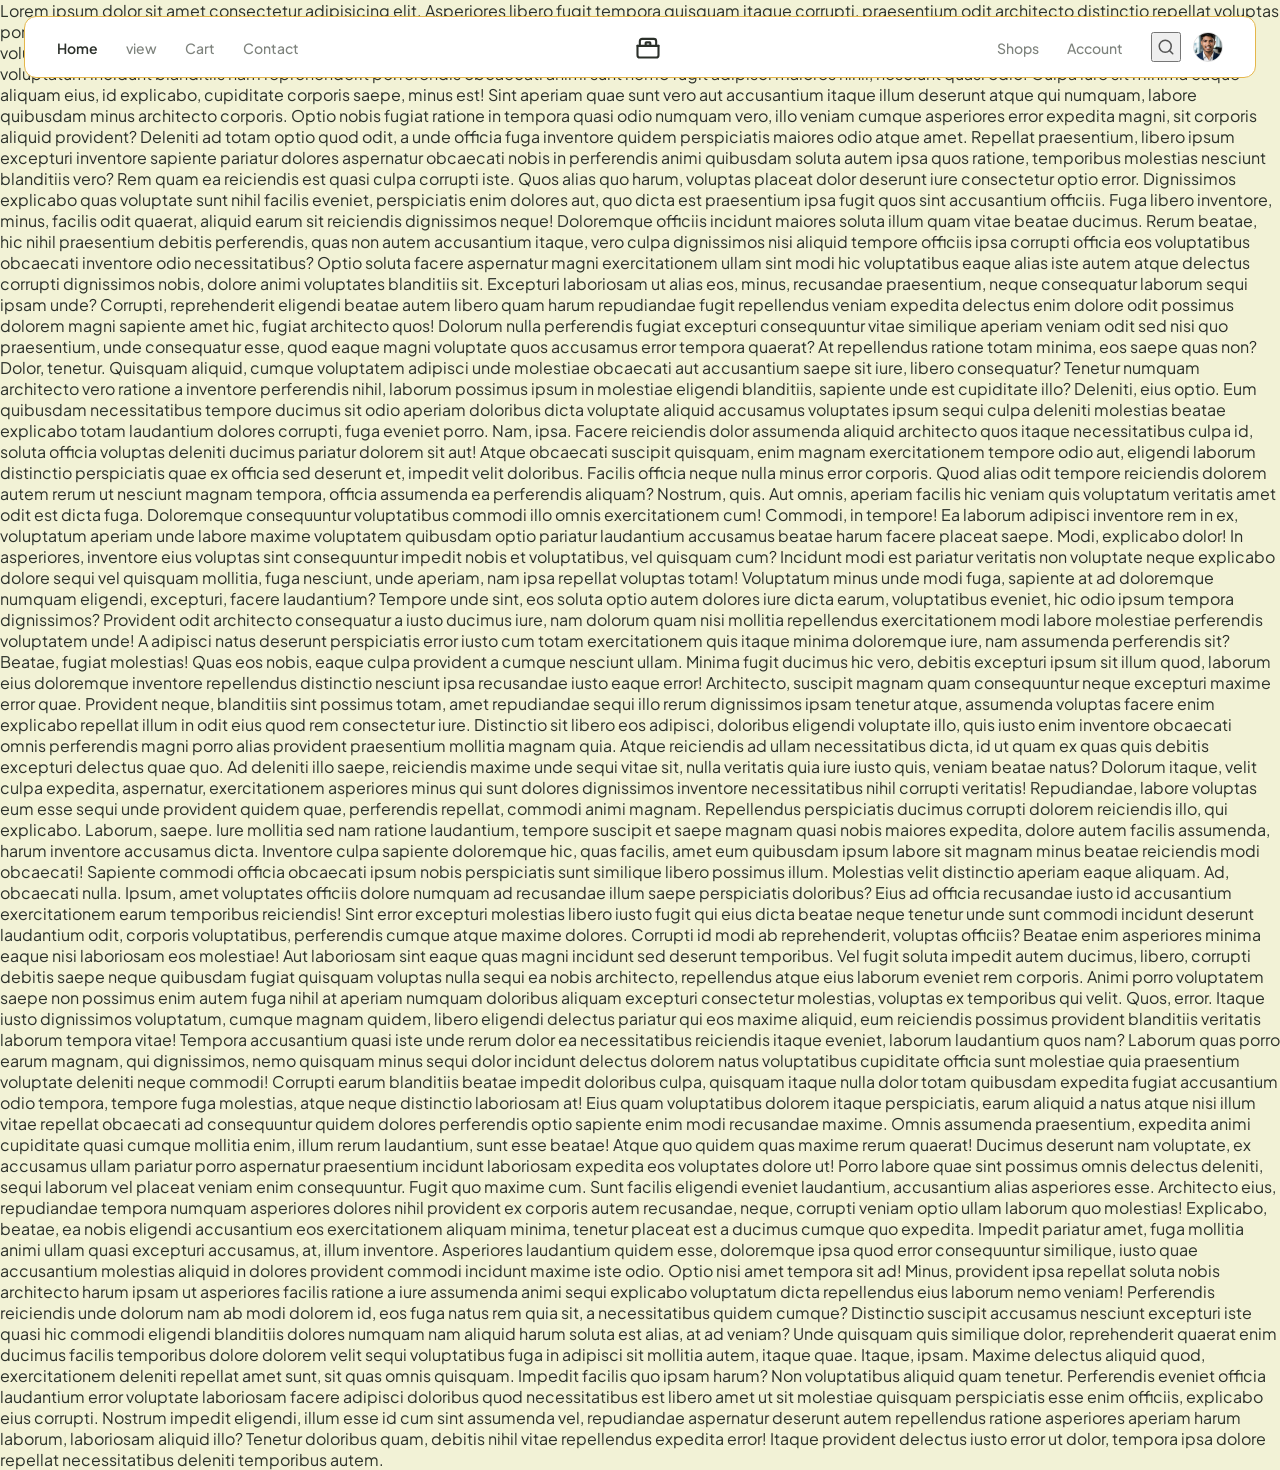
<file: index.html>
<!DOCTYPE html>
<html lang="en">
<head>
  <meta charset="UTF-8">
  <meta name="viewport" content="width=device-width, initial-scale=1.0">
  <title>Furniture Home - Embrace Peaceful Oasis</title>
  <!-- Google Fonts for Typography -->
  <link rel="preconnect" href="https://fonts.googleapis.com">
  <link rel="preconnect" href="https://fonts.gstatic.com" crossorigin>
  <link href="https://fonts.googleapis.com/css2?family=Playfair+Display:ital,wght@0,400;0,600;1,400&family=Plus+Jakarta+Sans:wght@400;500;600&display=swap" rel="stylesheet">
  <!-- CSS Stylesheet -->
  <link rel="stylesheet" href="index.css">
</head>
<body>

  <!-- Navigation Bar -->
  <header class="navbar-container">
    <nav class="navbar">
      
      <ul class="nav-links left-links">
        <li><a href="#" class="active">Home</a></li>
        <li><a href="index1.html">view</a></li>
        <li><a href="#">Cart</a></li>
        <li><a href="#">Contact</a></li>
      </ul>

     
      <div class="logo">
        <svg width="28" height="28" viewBox="0 0 24 24" fill="none" stroke="currentColor" stroke-width="1.8" stroke-linecap="round" stroke-linejoin="round">
          <path d="M3 11V19C3 20.1046 3.89543 21 5 21H19C20.1046 21 21 20.1046 21 19V11"/>
          <path d="M5 11V7C5 5.89543 5.89543 5 7 5H17C18.1046 5 19 5.89543 19 7V11"/>
          <path d="M3 11H21"/>
          <rect x="10" y="8" width="4" height="3" rx="0.5"/>
        </svg>
      </div>

      
      <div class="right-menu">
        <ul class="nav-links right-links">
          <li><a href="#">Shops</a></li>
          <li><a href="#">Account</a></li>
        </ul>
        <div class="nav-icons">
          <!-- Search Icon -->
          <button class="icon-btn" aria-label="Search">
            <svg width="18" height="18" viewBox="0 0 24 24" fill="none" stroke="currentColor" stroke-width="2" stroke-linecap="round" stroke-linejoin="round">
              <circle cx="11" cy="11" r="8"></circle>
              <line x1="21" y1="21" x2="16.65" y2="16.65"></line>
            </svg>
          </button>
          <!-- User Avatar -->
          <div class="avatar">
            <img src="my profile image.jpg" alt="User Profile">
          </div>
        </div>
      </div>
    </nav>
  </header>
  <div class="para">
    <p>Lorem ipsum dolor sit amet consectetur adipisicing elit. Asperiores libero fugit tempora quisquam itaque corrupti, praesentium odit architecto distinctio repellat voluptas porro doloremque sint dignissimos cumque esse ipsa voluptatibus quidem! Voluptatibus minima modi tempore quas blanditiis nemo veritatis aut ea dolore ducimus voluptate, odit magni recusandae doloribus, sapiente nam? Porro vero eius quasi minima, explicabo, eaque, distinctio ex tenetur adipisci quod cumque? Doloribus voluptatum incidunt blanditiis nam reprehenderit perferendis obcaecati animi sunt nemo fugit adipisci maiores nihil, nesciunt quasi odio. Culpa iure sit minima eaque aliquam eius, id explicabo, cupiditate corporis saepe, minus est! Sint aperiam quae sunt vero aut accusantium itaque illum deserunt atque qui numquam, labore quibusdam minus architecto corporis. Optio nobis fugiat ratione in tempora quasi odio numquam vero, illo veniam cumque asperiores error expedita magni, sit corporis aliquid provident? Deleniti ad totam optio quod odit, a unde officia fuga inventore quidem perspiciatis maiores odio atque amet. Repellat praesentium, libero ipsum excepturi inventore sapiente pariatur dolores aspernatur obcaecati nobis in perferendis animi quibusdam soluta autem ipsa quos ratione, temporibus molestias nesciunt blanditiis vero? Rem quam ea reiciendis est quasi culpa corrupti iste. Quos alias quo harum, voluptas placeat dolor deserunt iure consectetur optio error. Dignissimos explicabo quas voluptate sunt nihil facilis eveniet, perspiciatis enim dolores aut, quo dicta est praesentium ipsa fugit quos sint accusantium officiis. Fuga libero inventore, minus, facilis odit quaerat, aliquid earum sit reiciendis dignissimos neque! Doloremque officiis incidunt maiores soluta illum quam vitae beatae ducimus. Rerum beatae, hic nihil praesentium debitis perferendis, quas non autem accusantium itaque, vero culpa dignissimos nisi aliquid tempore officiis ipsa corrupti officia eos voluptatibus obcaecati inventore odio necessitatibus? Optio soluta facere aspernatur magni exercitationem ullam sint modi hic voluptatibus eaque alias iste autem atque delectus corrupti dignissimos nobis, dolore animi voluptates blanditiis sit. Excepturi laboriosam ut alias eos, minus, recusandae praesentium, neque consequatur laborum sequi ipsam unde? Corrupti, reprehenderit eligendi beatae autem libero quam harum repudiandae fugit repellendus veniam expedita delectus enim dolore odit possimus dolorem magni sapiente amet hic, fugiat architecto quos! Dolorum nulla perferendis fugiat excepturi consequuntur vitae similique aperiam veniam odit sed nisi quo praesentium, unde consequatur esse, quod eaque magni voluptate quos accusamus error tempora quaerat? At repellendus ratione totam minima, eos saepe quas non? Dolor, tenetur. Quisquam aliquid, cumque voluptatem adipisci unde molestiae obcaecati aut accusantium saepe sit iure, libero consequatur? Tenetur numquam architecto vero ratione a inventore perferendis nihil, laborum possimus ipsum in molestiae eligendi blanditiis, sapiente unde est cupiditate illo? Deleniti, eius optio. Eum quibusdam necessitatibus tempore ducimus sit odio aperiam doloribus dicta voluptate aliquid accusamus voluptates ipsum sequi culpa deleniti molestias beatae explicabo totam laudantium dolores corrupti, fuga eveniet porro. Nam, ipsa. Facere reiciendis dolor assumenda aliquid architecto quos itaque necessitatibus culpa id, soluta officia voluptas deleniti ducimus pariatur dolorem sit aut! Atque obcaecati suscipit quisquam, enim magnam exercitationem tempore odio aut, eligendi laborum distinctio perspiciatis quae ex officia sed deserunt et, impedit velit doloribus. Facilis officia neque nulla minus error corporis. Quod alias odit tempore reiciendis dolorem autem rerum ut nesciunt magnam tempora, officia assumenda ea perferendis aliquam? Nostrum, quis. Aut omnis, aperiam facilis hic veniam quis voluptatum veritatis amet odit est dicta fuga. Doloremque consequuntur voluptatibus commodi illo omnis exercitationem cum! Commodi, in tempore! Ea laborum adipisci inventore rem in ex, voluptatum aperiam unde labore maxime voluptatem quibusdam optio pariatur laudantium accusamus beatae harum facere placeat saepe. Modi, explicabo dolor! In asperiores, inventore eius voluptas sint consequuntur impedit nobis et voluptatibus, vel quisquam cum? Incidunt modi est pariatur veritatis non voluptate neque explicabo dolore sequi vel quisquam mollitia, fuga nesciunt, unde aperiam, nam ipsa repellat voluptas totam! Voluptatum minus unde modi fuga, sapiente at ad doloremque numquam eligendi, excepturi, facere laudantium? Tempore unde sint, eos soluta optio autem dolores iure dicta earum, voluptatibus eveniet, hic odio ipsum tempora dignissimos? Provident odit architecto consequatur a iusto ducimus iure, nam dolorum quam nisi mollitia repellendus exercitationem modi labore molestiae perferendis voluptatem unde! A adipisci natus deserunt perspiciatis error iusto cum totam exercitationem quis itaque minima doloremque iure, nam assumenda perferendis sit? Beatae, fugiat molestias! Quas eos nobis, eaque culpa provident a cumque nesciunt ullam. Minima fugit ducimus hic vero, debitis excepturi ipsum sit illum quod, laborum eius doloremque inventore repellendus distinctio nesciunt ipsa recusandae iusto eaque error! Architecto, suscipit magnam quam consequuntur neque excepturi maxime error quae. Provident neque, blanditiis sint possimus totam, amet repudiandae sequi illo rerum dignissimos ipsam tenetur atque, assumenda voluptas facere enim explicabo repellat illum in odit eius quod rem consectetur iure. Distinctio sit libero eos adipisci, doloribus eligendi voluptate illo, quis iusto enim inventore obcaecati omnis perferendis magni porro alias provident praesentium mollitia magnam quia. Atque reiciendis ad ullam necessitatibus dicta, id ut quam ex quas quis debitis excepturi delectus quae quo. Ad deleniti illo saepe, reiciendis maxime unde sequi vitae sit, nulla veritatis quia iure iusto quis, veniam beatae natus? Dolorum itaque, velit culpa expedita, aspernatur, exercitationem asperiores minus qui sunt dolores dignissimos inventore necessitatibus nihil corrupti veritatis! Repudiandae, labore voluptas eum esse sequi unde provident quidem quae, perferendis repellat, commodi animi magnam. Repellendus perspiciatis ducimus corrupti dolorem reiciendis illo, qui explicabo. Laborum, saepe. Iure mollitia sed nam ratione laudantium, tempore suscipit et saepe magnam quasi nobis maiores expedita, dolore autem facilis assumenda, harum inventore accusamus dicta. Inventore culpa sapiente doloremque hic, quas facilis, amet eum quibusdam ipsum labore sit magnam minus beatae reiciendis modi obcaecati! Sapiente commodi officia obcaecati ipsum nobis perspiciatis sunt similique libero possimus illum. Molestias velit distinctio aperiam eaque aliquam. Ad, obcaecati nulla. Ipsum, amet voluptates officiis dolore numquam ad recusandae illum saepe perspiciatis doloribus? Eius ad officia recusandae iusto id accusantium exercitationem earum temporibus reiciendis! Sint error excepturi molestias libero iusto fugit qui eius dicta beatae neque tenetur unde sunt commodi incidunt deserunt laudantium odit, corporis voluptatibus, perferendis cumque atque maxime dolores. Corrupti id modi ab reprehenderit, voluptas officiis? Beatae enim asperiores minima eaque nisi laboriosam eos molestiae! Aut laboriosam sint eaque quas magni incidunt sed deserunt temporibus. Vel fugit soluta impedit autem ducimus, libero, corrupti debitis saepe neque quibusdam fugiat quisquam voluptas nulla sequi ea nobis architecto, repellendus atque eius laborum eveniet rem corporis. Animi porro voluptatem saepe non possimus enim autem fuga nihil at aperiam numquam doloribus aliquam excepturi consectetur molestias, voluptas ex temporibus qui velit. Quos, error. Itaque iusto dignissimos voluptatum, cumque magnam quidem, libero eligendi delectus pariatur qui eos maxime aliquid, eum reiciendis possimus provident blanditiis veritatis laborum tempora vitae! Tempora accusantium quasi iste unde rerum dolor ea necessitatibus reiciendis itaque eveniet, laborum laudantium quos nam? Laborum quas porro earum magnam, qui dignissimos, nemo quisquam minus sequi dolor incidunt delectus dolorem natus voluptatibus cupiditate officia sunt molestiae quia praesentium voluptate deleniti neque commodi! Corrupti earum blanditiis beatae impedit doloribus culpa, quisquam itaque nulla dolor totam quibusdam expedita fugiat accusantium odio tempora, tempore fuga molestias, atque neque distinctio laboriosam at! Eius quam voluptatibus dolorem itaque perspiciatis, earum aliquid a natus atque nisi illum vitae repellat obcaecati ad consequuntur quidem dolores perferendis optio sapiente enim modi recusandae maxime. Omnis assumenda praesentium, expedita animi cupiditate quasi cumque mollitia enim, illum rerum laudantium, sunt esse beatae! Atque quo quidem quas maxime rerum quaerat! Ducimus deserunt nam voluptate, ex accusamus ullam pariatur porro aspernatur praesentium incidunt laboriosam expedita eos voluptates dolore ut! Porro labore quae sint possimus omnis delectus deleniti, sequi laborum vel placeat veniam enim consequuntur. Fugit quo maxime cum. Sunt facilis eligendi eveniet laudantium, accusantium alias asperiores esse. Architecto eius, repudiandae tempora numquam asperiores dolores nihil provident ex corporis autem recusandae, neque, corrupti veniam optio ullam laborum quo molestias! Explicabo, beatae, ea nobis eligendi accusantium eos exercitationem aliquam minima, tenetur placeat est a ducimus cumque quo expedita. Impedit pariatur amet, fuga mollitia animi ullam quasi excepturi accusamus, at, illum inventore. Asperiores laudantium quidem esse, doloremque ipsa quod error consequuntur similique, iusto quae accusantium molestias aliquid in dolores provident commodi incidunt maxime iste odio. Optio nisi amet tempora sit ad! Minus, provident ipsa repellat soluta nobis architecto harum ipsam ut asperiores facilis ratione a iure assumenda animi sequi explicabo voluptatum dicta repellendus eius laborum nemo veniam! Perferendis reiciendis unde dolorum nam ab modi dolorem id, eos fuga natus rem quia sit, a necessitatibus quidem cumque? Distinctio suscipit accusamus nesciunt excepturi iste quasi hic commodi eligendi blanditiis dolores numquam nam aliquid harum soluta est alias, at ad veniam? Unde quisquam quis similique dolor, reprehenderit quaerat enim ducimus facilis temporibus dolore dolorem velit sequi voluptatibus fuga in adipisci sit mollitia autem, itaque quae. Itaque, ipsam. Maxime delectus aliquid quod, exercitationem deleniti repellat amet sunt, sit quas omnis quisquam. Impedit facilis quo ipsam harum? Non voluptatibus aliquid quam tenetur. Perferendis eveniet officia laudantium error voluptate laboriosam facere adipisci doloribus quod necessitatibus est libero amet ut sit molestiae quisquam perspiciatis esse enim officiis, explicabo eius corrupti. Nostrum impedit eligendi, illum esse id cum sint assumenda vel, repudiandae aspernatur deserunt autem repellendus ratione asperiores aperiam harum laborum, laboriosam aliquid illo? Tenetur doloribus quam, debitis nihil vitae repellendus expedita error! Itaque provident delectus iusto error ut dolor, tempora ipsa dolore repellat necessitatibus deleniti temporibus autem.</p>
  </div>


</body>
</html>
</file>
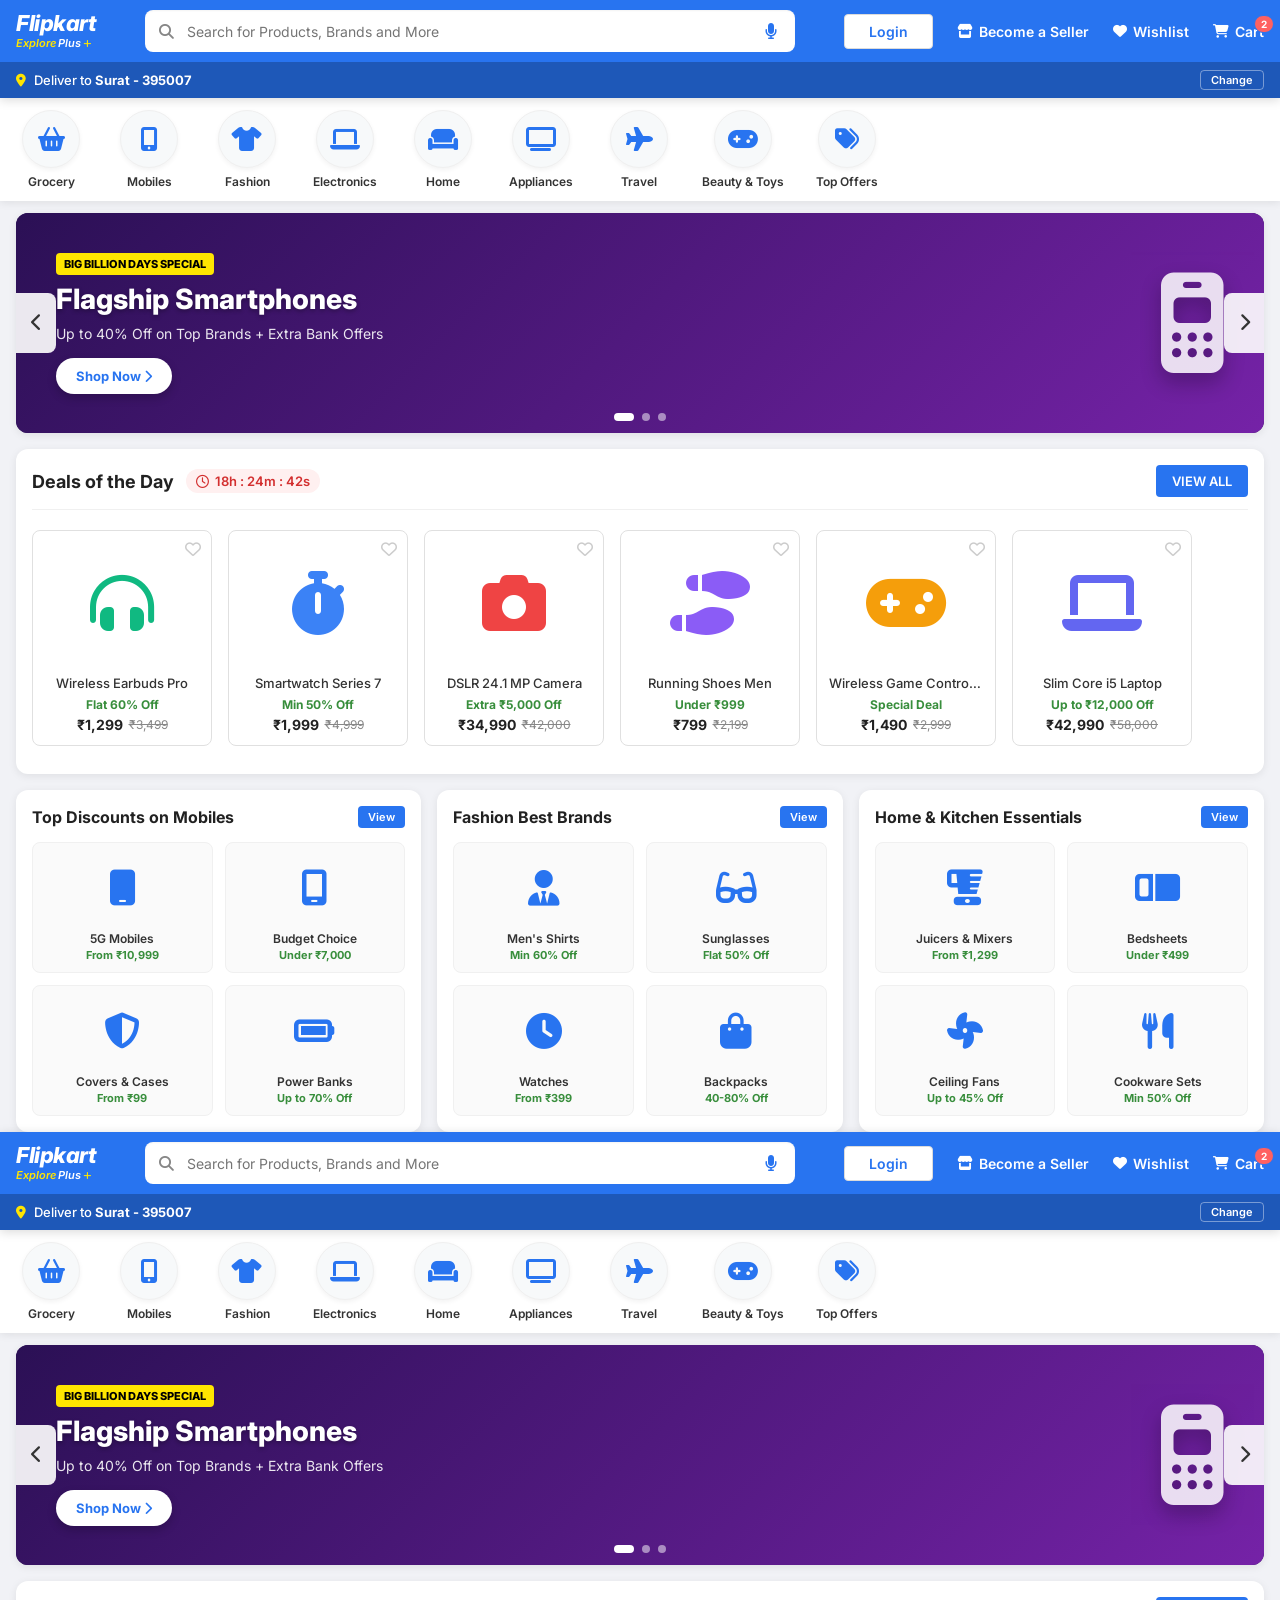
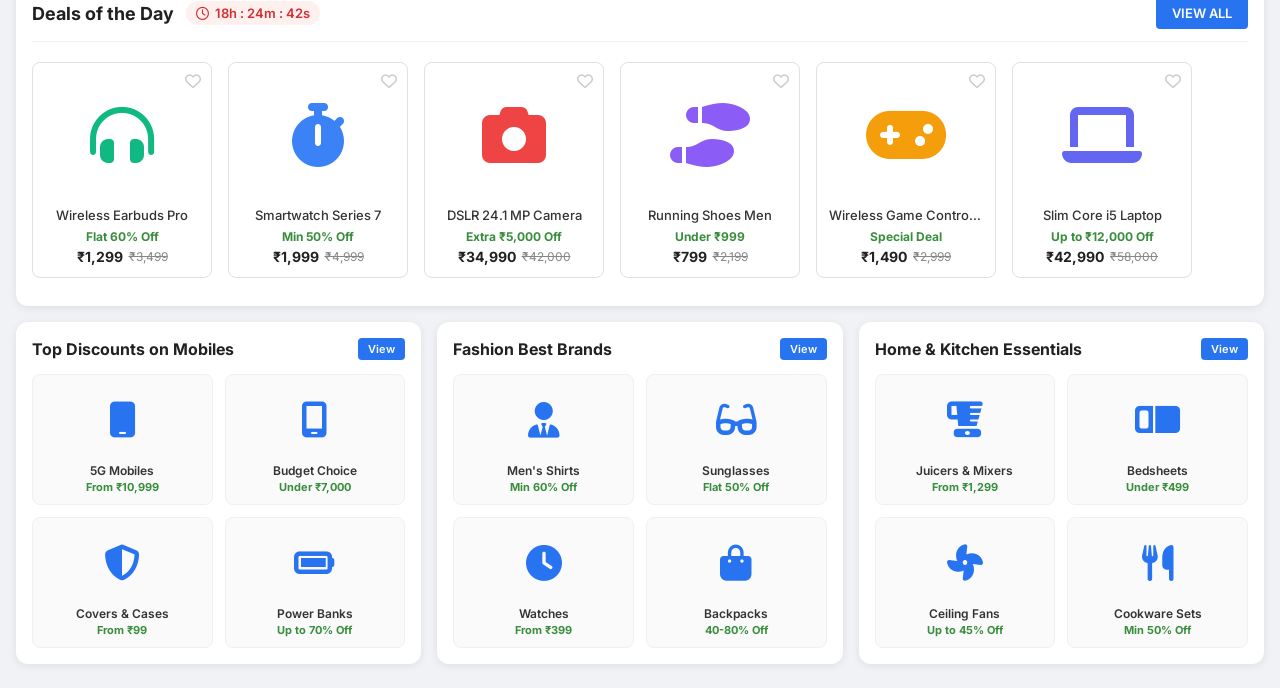
<file: index1.html>
<!DOCTYPE html>
<html lang="en">
<head>
    <meta charset="UTF-8">
    <meta name="viewport" content="width=device-width, initial-scale=1.0">
    <title>Document</title>
</head>
<body>
    <!DOCTYPE html>
<html lang="en">
<head>
    <meta charset="UTF-8">
    <meta name="viewport" content="width=device-width, initial-scale=1.0">
    <title>Flipkart - Online Shopping India</title>
    <!-- Font Awesome Icons -->
    <link rel="stylesheet" href="https://cdnjs.cloudflare.com/ajax/libs/font-awesome/6.4.0/css/all.min.css">
    <!-- Google Font (Inter) -->
    <link rel="preconnect" href="https://fonts.googleapis.com">
    <link rel="preconnect" href="https://fonts.gstatic.com" crossorigin>
    <link href="https://fonts.googleapis.com/css2?family=Inter:wght@300;400;500;600;700&display=swap" rel="stylesheet">

    <style>
        :root {
            --fk-blue: #2874f0;
            --fk-yellow: #ffe500;
            --fk-dark-blue: #1e58b8;
            --fk-bg: #f1f2f6;
            --fk-text-main: #212121;
            --fk-text-muted: #878787;
            --fk-green: #388e3c;
            --fk-card-shadow: 0 2px 8px rgba(0, 0, 0, 0.08);
            --radius-sm: 8px;
            --radius-md: 12px;
            --radius-lg: 16px;
        }

        * {
            margin: 0;
            padding: 0;
            box-sizing: border-box;
            font-family: 'Inter', system-ui, -apple-system, sans-serif;
            -webkit-tap-highlight-color: transparent;
        }

        body {
            background-color: var(--fk-bg);
            color: var(--fk-text-main);
            padding-bottom: 70px; /* Space for mobile nav */
        }

        /* Custom Scrollbar */
        ::-webkit-scrollbar {
            height: 6px;
            width: 6px;
        }
        ::-webkit-scrollbar-track {
            background: #f1f1f1;
        }
        ::-webkit-scrollbar-thumb {
            background: #ccc;
            border-radius: 10px;
        }
        ::-webkit-scrollbar-thumb:hover {
            background: #999;
        }

        header {
            position: sticky;
            top: 0;
            z-index: 1000;
            background-color: var(--fk-blue);
            box-shadow: 0 2px 10px rgba(0, 0, 0, 0.15);
        }

        .header-main {
            max-width: 1300px;
            margin: 0 auto;
            padding: 10px 16px;
            display: flex;
            align-items: center;
            justify-content: space-between;
            gap: 16px;
        }

        /* Logo */
        .logo-container {
            display: flex;
            flex-direction: column;
            text-decoration: none;
            cursor: pointer;
            flex-shrink: 0;
        }

        .logo-text {
            color: #ffffff;
            font-size: 22px;
            font-weight: 800;
            font-style: italic;
            letter-spacing: -0.5px;
            line-height: 1;
        }

        .logo-sub {
            color: var(--fk-yellow);
            font-size: 11px;
            font-weight: 600;
            font-style: italic;
            margin-top: 2px;
            display: flex;
            align-items: center;
            gap: 2px;
        }

        .logo-sub span {
            color: #fff;
        }

        /* Search Bar */
        .search-container {
            flex-grow: 1;
            max-width: 650px;
            position: relative;
            display: flex;
            align-items: center;
        }

        .search-input {
            width: 100%;
            height: 42px;
            padding: 0 45px 0 42px;
            border-radius: var(--radius-sm);
            border: none;
            font-size: 14px;
            outline: none;
            background: #ffffff;
            box-shadow: inset 0 1px 2px rgba(0,0,0,0.05);
            transition: all 0.2s ease;
        }

        .search-input:focus {
            box-shadow: 0 0 0 2px rgba(255, 229, 0, 0.6);
        }

        .search-icon {
            position: absolute;
            left: 14px;
            color: var(--fk-text-muted);
            font-size: 15px;
            pointer-events: none;
        }

        .mic-icon {
            position: absolute;
            right: 12px;
            color: var(--fk-blue);
            cursor: pointer;
            padding: 6px;
            font-size: 16px;
            border-radius: 50%;
            transition: background 0.2s;
        }

        .mic-icon:hover {
            background: rgba(40, 116, 240, 0.1);
        }

        /* Header Actions (Desktop) */
        .header-actions {
            display: flex;
            align-items: center;
            gap: 24px;
        }

        .action-btn {
            background: #ffffff;
            color: var(--fk-blue);
            font-weight: 600;
            padding: 8px 24px;
            border-radius: 4px;
            text-decoration: none;
            font-size: 14px;
            border: 1px solid #dbdbdb;
            transition: background 0.2s;
            cursor: pointer;
        }

        .action-btn:hover {
            background: #f8f9fa;
        }

        .header-link {
            color: #ffffff;
            text-decoration: none;
            font-size: 14px;
            font-weight: 600;
            display: flex;
            align-items: center;
            gap: 6px;
            position: relative;
            cursor: pointer;
        }

        .badge {
            position: absolute;
            top: -8px;
            right: -10px;
            background-color: #ff6161;
            color: #fff;
            font-size: 10px;
            font-weight: 700;
            border-radius: 10px;
            padding: 2px 6px;
            border: 1px solid var(--fk-blue);
        }

        /* Delivery Address Bar */
        .location-bar {
            background-color: var(--fk-dark-blue);
            color: #ffffff;
            padding: 8px 16px;
            font-size: 13px;
            display: flex;
            align-items: center;
            justify-content: space-between;
        }

        .location-inner {
            max-width: 1300px;
            margin: 0 auto;
            width: 100%;
            display: flex;
            align-items: center;
            gap: 8px;
        }

        .location-inner i {
            color: var(--fk-yellow);
        }

        .location-text {
            font-weight: 500;
            white-space: nowrap;
            overflow: hidden;
            text-overflow: ellipsis;
        }

        .location-bold {
            font-weight: 700;
        }

        .location-change-btn {
            background: transparent;
            border: 1px solid rgba(255, 255, 255, 0.4);
            color: #fff;
            padding: 2px 10px;
            border-radius: 4px;
            font-size: 11px;
            font-weight: 600;
            margin-left: auto;
            cursor: pointer;
            transition: 0.2s;
        }

        .location-change-btn:hover {
            background: rgba(255, 255, 255, 0.15);
        }

        .categories-wrapper {
            background-color: #ffffff;
            box-shadow: var(--fk-card-shadow);
            margin-bottom: 12px;
        }

        .categories-container {
            max-width: 1300px;
            margin: 0 auto;
            display: flex;
            overflow-x: auto;
            padding: 12px 16px;
            gap: 28px;
            scrollbar-width: none; /* Firefox */
        }

        .categories-container::-webkit-scrollbar {
            display: none; /* Chrome, Safari */
        }

        .category-item {
            display: flex;
            flex-direction: column;
            align-items: center;
            text-decoration: none;
            min-width: 70px;
            cursor: pointer;
            transition: transform 0.2s;
        }

        .category-item:hover {
            transform: translateY(-3px);
        }

        .category-icon-bg {
            width: 58px;
            height: 58px;
            border-radius: 50%;
            background: #f7f9fa;
            display: flex;
            align-items: center;
            justify-content: center;
            margin-bottom: 6px;
            box-shadow: 0 2px 5px rgba(0,0,0,0.05);
            border: 1px solid #f0f0f0;
        }

        .category-icon-bg i {
            font-size: 24px;
            color: var(--fk-blue);
        }

        .category-title {
            font-size: 12px;
            font-weight: 600;
            color: #333;
            text-align: center;
            white-space: nowrap;
        }

        .hero-banner-section {
            max-width: 1300px;
            margin: 0 auto 16px auto;
            padding: 0 16px;
            position: relative;
        }

        .carousel-container {
            position: relative;
            border-radius: var(--radius-md);
            overflow: hidden;
            box-shadow: var(--fk-card-shadow);
            background: #2b1055;
            height: 220px;
        }

        .carousel-slide {
            position: absolute;
            inset: 0;
            opacity: 0;
            transition: opacity 0.6s ease-in-out;
            display: flex;
            align-items: center;
            justify-content: space-between;
            padding: 24px 40px;
            background-size: cover;
            background-position: center;
            color: #ffffff;
        }

        .carousel-slide.active {
            opacity: 1;
        }

        .banner-content {
            max-width: 50%;
            z-index: 2;
        }

        .banner-tag {
            display: inline-block;
            background: var(--fk-yellow);
            color: #000;
            font-size: 11px;
            font-weight: 800;
            padding: 4px 8px;
            border-radius: 4px;
            text-transform: uppercase;
            margin-bottom: 8px;
        }

        .banner-title {
            font-size: 28px;
            font-weight: 800;
            line-height: 1.2;
            margin-bottom: 8px;
            text-shadow: 0 2px 4px rgba(0,0,0,0.3);
        }

        .banner-subtitle {
            font-size: 14px;
            opacity: 0.9;
            margin-bottom: 16px;
        }

        .banner-btn {
            display: inline-block;
            background: #ffffff;
            color: var(--fk-blue);
            font-weight: 700;
            padding: 10px 20px;
            border-radius: 20px;
            text-decoration: none;
            font-size: 13px;
            box-shadow: 0 4px 10px rgba(0,0,0,0.2);
            transition: transform 0.2s, background 0.2s;
        }

        .banner-btn:hover {
            transform: scale(1.05);
            background: #fff;
        }

        .banner-image-preview {
            font-size: 100px;
            opacity: 0.85;
            text-shadow: 0 10px 20px rgba(0,0,0,0.3);
        }

        /* Carousel Navigation Buttons */
        .carousel-nav {
            position: absolute;
            top: 50%;
            transform: translateY(-50%);
            width: 40px;
            height: 60px;
            background: rgba(255, 255, 255, 0.9);
            color: #333;
            border: none;
            display: flex;
            align-items: center;
            justify-content: center;
            cursor: pointer;
            font-size: 18px;
            z-index: 10;
            transition: background 0.2s;
        }

        .carousel-nav.prev {
            left: 0;
            border-radius: 0 8px 8px 0;
        }

        .carousel-nav.next {
            right: 0;
            border-radius: 8px 0 0 8px;
        }

        .carousel-nav:hover {
            background: #ffffff;
            color: var(--fk-blue);
        }

        .carousel-dots {
            position: absolute;
            bottom: 12px;
            left: 50%;
            transform: translateX(-50%);
            display: flex;
            gap: 8px;
            z-index: 10;
        }

        .dot {
            width: 8px;
            height: 8px;
            border-radius: 50%;
            background: rgba(255, 255, 255, 0.5);
            cursor: pointer;
            transition: all 0.3s ease;
        }

        .dot.active {
            background: #ffffff;
            width: 20px;
            border-radius: 10px;
        }

        .main-container {
            max-width: 1300px;
            margin: 0 auto;
            padding: 0 16px;
            display: flex;
            flex-direction: column;
            gap: 16px;
        }

        /* Deal Box Component */
        .deals-card {
            background: #ffffff;
            border-radius: var(--radius-md);
            padding: 16px;
            box-shadow: var(--fk-card-shadow);
        }

        .deals-header {
            display: flex;
            align-items: center;
            justify-content: space-between;
            margin-bottom: 16px;
            border-bottom: 1px solid #f0f0f0;
            padding-bottom: 12px;
        }

        .deals-title-group {
            display: flex;
            align-items: center;
            gap: 12px;
        }

        .deals-title {
            font-size: 18px;
            font-weight: 700;
            color: var(--fk-text-main);
        }

        /* Countdown Timer */
        .timer-box {
            display: flex;
            align-items: center;
            gap: 6px;
            background: #fff0f0;
            color: #d32f2f;
            padding: 4px 10px;
            border-radius: 20px;
            font-weight: 600;
            font-size: 13px;
        }

        .view-all-btn {
            background: var(--fk-blue);
            color: #ffffff;
            padding: 8px 16px;
            border-radius: 4px;
            font-size: 13px;
            font-weight: 600;
            text-decoration: none;
            border: none;
            cursor: pointer;
            transition: background 0.2s;
        }

        .view-all-btn:hover {
            background: var(--fk-dark-blue);
        }

        /* Horizontal Scrollable Product List */
        .products-scroll-container {
            display: flex;
            gap: 16px;
            overflow-x: auto;
            padding: 4px 0 12px 0;
            scrollbar-width: thin;
        }

        .product-card {
            min-width: 180px;
            max-width: 180px;
            background: #ffffff;
            border: 1px solid #e0e0e0;
            border-radius: var(--radius-sm);
            padding: 12px;
            display: flex;
            flex-direction: column;
            align-items: center;
            text-decoration: none;
            color: inherit;
            position: relative;
            transition: transform 0.2s, box-shadow 0.2s;
            cursor: pointer;
        }

        .product-card:hover {
            transform: translateY(-4px);
            box-shadow: 0 4px 12px rgba(0,0,0,0.1);
        }

        .wishlist-icon {
            position: absolute;
            top: 10px;
            right: 10px;
            color: #ccc;
            font-size: 16px;
            cursor: pointer;
            transition: color 0.2s;
        }

        .wishlist-icon:hover, .wishlist-icon.active {
            color: #e91e63;
        }

        .product-img-wrapper {
            width: 120px;
            height: 120px;
            display: flex;
            align-items: center;
            justify-content: center;
            margin-bottom: 12px;
        }

        .product-img-wrapper i {
            font-size: 64px;
            color: #555;
        }

        .product-title {
            font-size: 13px;
            font-weight: 500;
            color: #333;
            text-align: center;
            white-space: nowrap;
            overflow: hidden;
            text-overflow: ellipsis;
            width: 100%;
            margin-bottom: 6px;
        }

        .product-discount-badge {
            font-size: 12px;
            color: var(--fk-green);
            font-weight: 700;
            margin-bottom: 4px;
        }

        .product-price-row {
            display: flex;
            align-items: center;
            gap: 6px;
        }

        .price-current {
            font-size: 14px;
            font-weight: 700;
            color: #212121;
        }

        .price-original {
            font-size: 12px;
            color: var(--fk-text-muted);
            text-decoration: line-through;
        }

        .offer-grid-section {
            display: grid;
            grid-template-columns: repeat(auto-fit, minmax(300px, 1fr));
            gap: 16px;
        }

        .grid-card {
            background: #ffffff;
            border-radius: var(--radius-md);
            padding: 16px;
            box-shadow: var(--fk-card-shadow);
        }

        .grid-card-header {
            display: flex;
            justify-content: space-between;
            align-items: center;
            margin-bottom: 14px;
        }

        .grid-card-title {
            font-size: 16px;
            font-weight: 700;
        }

        .grid-4-items {
            display: grid;
            grid-template-columns: 1fr 1fr;
            gap: 12px;
        }

        .mini-product-item {
            border: 1px solid #f0f0f0;
            border-radius: var(--radius-sm);
            padding: 10px;
            display: flex;
            flex-direction: column;
            align-items: center;
            text-decoration: none;
            color: inherit;
            background: #fafafa;
            transition: background 0.2s;
        }

        .mini-product-item:hover {
            background: #f0f4f9;
        }

        .mini-img-box {
            height: 70px;
            display: flex;
            align-items: center;
            justify-content: center;
            margin-bottom: 8px;
        }

        .mini-img-box i {
            font-size: 36px;
            color: var(--fk-blue);
        }

        .mini-product-title {
            font-size: 12px;
            font-weight: 600;
            text-align: center;
            color: #333;
        }

        .mini-product-offer {
            font-size: 11px;
            color: var(--fk-green);
            font-weight: 700;
            margin-top: 2px;
        }

        .bottom-nav {
            position: fixed;
            bottom: 0;
            left: 0;
            right: 0;
            background-color: #ffffff;
            display: flex;
            justify-content: space-around;
            align-items: center;
            padding: 8px 0;
            box-shadow: 0 -2px 10px rgba(0, 0, 0, 0.1);
            z-index: 1000;
        }

        .nav-item {
            display: flex;
            flex-direction: column;
            align-items: center;
            text-decoration: none;
            color: var(--fk-text-muted);
            font-size: 10px;
            font-weight: 500;
            gap: 4px;
            position: relative;
            width: 20%;
        }

        .nav-item i {
            font-size: 18px;
        }

        .nav-item.active {
            color: var(--fk-blue);
            font-weight: 700;
        }

        .nav-badge {
            position: absolute;
            top: -2px;
            right: 22px;
            background-color: #ff6161;
            color: #ffffff;
            font-size: 9px;
            font-weight: 700;
            padding: 1px 5px;
            border-radius: 10px;
        }

        @media (min-width: 769px) {
            .bottom-nav {
                display: none; /* Hide bottom nav on desktop */
            }
            body {
                padding-bottom: 24px;
            }
        }

        @media (max-width: 768px) {
            .header-actions {
                display: none; /* Hide login button and extra desktop header links */
            }
            .location-bar {
                font-size: 12px;
            }
            .carousel-container {
                height: 160px;
            }
            .banner-title {
                font-size: 18px;
            }
            .banner-subtitle {
                font-size: 11px;
                margin-bottom: 8px;
            }
            .banner-btn {
                padding: 6px 12px;
                font-size: 11px;
            }
            .banner-image-preview {
                font-size: 50px;
            }
            .carousel-slide {
                padding: 16px 20px;
            }
        }
    </style>
</head>
<body>

    <header>
        <div class="header-main">
            <!-- Brand Logo -->
            <a href="#" class="logo-container">
                <div class="logo-text">Flipkart</div>
                <div class="logo-sub">Explore <span>Plus</span> <i class="fa-solid fa-plus" style="font-size: 9px; color: var(--fk-yellow);"></i></div>
            </a>

            <!-- Search Bar with Voice Input -->
            <div class="search-container">
                <i class="fa-solid fa-magnifying-glass search-icon"></i>
                <input type="text" class="search-input" placeholder="Search for Products, Brands and More" id="searchInput">
                <i class="fa-solid fa-microphone mic-icon" title="Voice Search" onclick="triggerVoiceSearch()"></i>
            </div>

            <!-- Desktop Action Links -->
            <div class="header-actions">
                <button class="action-btn" onclick="alert('Login functionality clicked!')">Login</button>
                <a href="#" class="header-link"><i class="fa-solid fa-store"></i> Become a Seller</a>
                <a href="#" class="header-link"><i class="fa-solid fa-heart"></i> Wishlist</a>
                <a href="#" class="header-link">
                    <i class="fa-solid fa-cart-shopping"></i> Cart
                    <span class="badge" id="cartCount">2</span>
                </a>
            </div>
        </div>

        <!-- Address Bar -->
        <div class="location-bar">
            <div class="location-inner">
                <i class="fa-solid fa-location-dot"></i>
                <div class="location-text">Deliver to <span class="location-bold">Surat - 395007</span></div>
                <button class="location-change-btn" onclick="changeLocation()">Change</button>
            </div>
        </div>
    </header>

    <section class="categories-wrapper">
        <div class="categories-container">
            <a href="#" class="category-item">
                <div class="category-icon-bg"><i class="fa-solid fa-basket-shopping"></i></div>
                <span class="category-title">Grocery</span>
            </a>
            <a href="#" class="category-item">
                <div class="category-icon-bg"><i class="fa-solid fa-mobile-screen-button"></i></div>
                <span class="category-title">Mobiles</span>
            </a>
            <a href="#" class="category-item">
                <div class="category-icon-bg"><i class="fa-solid fa-shirt"></i></div>
                <span class="category-title">Fashion</span>
            </a>
            <a href="#" class="category-item">
                <div class="category-icon-bg"><i class="fa-solid fa-laptop"></i></div>
                <span class="category-title">Electronics</span>
            </a>
            <a href="#" class="category-item">
                <div class="category-icon-bg"><i class="fa-solid fa-couch"></i></div>
                <span class="category-title">Home</span>
            </a>
            <a href="#" class="category-item">
                <div class="category-icon-bg"><i class="fa-solid fa-tv"></i></div>
                <span class="category-title">Appliances</span>
            </a>
            <a href="#" class="category-item">
                <div class="category-icon-bg"><i class="fa-solid fa-plane"></i></div>
                <span class="category-title">Travel</span>
            </a>
            <a href="#" class="category-item">
                <div class="category-icon-bg"><i class="fa-solid fa-gamepad"></i></div>
                <span class="category-title">Beauty & Toys</span>
            </a>
            <a href="#" class="category-item">
                <div class="category-icon-bg"><i class="fa-solid fa-tags"></i></div>
                <span class="category-title">Top Offers</span>
            </a>
        </div>
    </section>

    <section class="hero-banner-section">
        <div class="carousel-container" id="heroCarousel">
            <!-- Slide 1 -->
            <div class="carousel-slide active" style="background: linear-gradient(135deg, #2b1055 0%, #7522a7 100%);">
                <div class="banner-content">
                    <span class="banner-tag">Big Billion Days Special</span>
                    <h2 class="banner-title">Flagship Smartphones</h2>
                    <p class="banner-subtitle">Up to 40% Off on Top Brands + Extra Bank Offers</p>
                    <a href="#" class="banner-btn">Shop Now <i class="fa-solid fa-chevron-right"></i></a>
                </div>
                <div class="banner-image-preview">
                    <i class="fa-solid fa-mobile-retro"></i>
                </div>
            </div>

            <!-- Slide 2 -->
            <div class="carousel-slide" style="background: linear-gradient(135deg, #0f2027 0%, #203a43 50%, #2c5364 100%);">
                <div class="banner-content">
                    <span class="banner-tag">Fashion Festive Sale</span>
                    <h2 class="banner-title">Trends for Everyone</h2>
                    <p class="banner-subtitle">50-80% Off on Clothing, Shoes & Accessories</p>
                    <a href="#" class="banner-btn">Explore Deals <i class="fa-solid fa-chevron-right"></i></a>
                </div>
                <div class="banner-image-preview">
                    <i class="fa-solid fa-vest-patches"></i>
                </div>
            </div>

            <!-- Slide 3 -->
            <div class="carousel-slide" style="background: linear-gradient(135deg, #11998e 0%, #38ef7d 100%);">
                <div class="banner-content">
                    <span class="banner-tag">Electronics Fest</span>
                    <h2 class="banner-title">Laptops & Headphones</h2>
                    <p class="banner-subtitle">No Cost EMI starting from ₹999/month</p>
                    <a href="#" class="banner-btn">Grab Deal <i class="fa-solid fa-chevron-right"></i></a>
                </div>
                <div class="banner-image-preview">
                    <i class="fa-solid fa-headphones"></i>
                </div>
            </div>

            <!-- Controls -->
            <button class="carousel-nav prev" onclick="moveSlide(-1)"><i class="fa-solid fa-chevron-left"></i></button>
            <button class="carousel-nav next" onclick="moveSlide(1)"><i class="fa-solid fa-chevron-right"></i></button>

            <!-- Indicators -->
            <div class="carousel-dots">
                <span class="dot active" onclick="goToSlide(0)"></span>
                <span class="dot" onclick="goToSlide(1)"></span>
                <span class="dot" onclick="goToSlide(2)"></span>
            </div>
        </div>
    </section>

    <main class="main-container">
        <!-- Deals of the Day Box -->
        <section class="deals-card">
            <div class="deals-header">
                <div class="deals-title-group">
                    <h2 class="deals-title">Deals of the Day</h2>
                    <div class="timer-box">
                        <i class="fa-regular fa-clock"></i>
                        <span id="countdownTimer">18h : 24m : 42s</span>
                    </div>
                </div>
                <button class="view-all-btn">VIEW ALL</button>
            </div>

            <!-- Horizontally Scrollable Products -->
            <div class="products-scroll-container">
                <!-- Product 1 -->
                <div class="product-card">
                    <i class="fa-regular fa-heart wishlist-icon" onclick="toggleWishlist(this)"></i>
                    <div class="product-img-wrapper"><i class="fa-solid fa-headphones-simple" style="color:#10b981;"></i></div>
                    <div class="product-title">Wireless Earbuds Pro</div>
                    <div class="product-discount-badge">Flat 60% Off</div>
                    <div class="product-price-row">
                        <span class="price-current">₹1,299</span>
                        <span class="price-original">₹3,499</span>
                    </div>
                </div>

                <!-- Product 2 -->
                <div class="product-card">
                    <i class="fa-regular fa-heart wishlist-icon" onclick="toggleWishlist(this)"></i>
                    <div class="product-img-wrapper"><i class="fa-solid fa-stopwatch" style="color:#3b82f6;"></i></div>
                    <div class="product-title">Smartwatch Series 7</div>
                    <div class="product-discount-badge">Min 50% Off</div>
                    <div class="product-price-row">
                        <span class="price-current">₹1,999</span>
                        <span class="price-original">₹4,999</span>
                    </div>
                </div>

                <!-- Product 3 -->
                <div class="product-card">
                    <i class="fa-regular fa-heart wishlist-icon" onclick="toggleWishlist(this)"></i>
                    <div class="product-img-wrapper"><i class="fa-solid fa-camera" style="color:#ef4444;"></i></div>
                    <div class="product-title">DSLR 24.1 MP Camera</div>
                    <div class="product-discount-badge">Extra ₹5,000 Off</div>
                    <div class="product-price-row">
                        <span class="price-current">₹34,990</span>
                        <span class="price-original">₹42,000</span>
                    </div>
                </div>

                <!-- Product 4 -->
                <div class="product-card">
                    <i class="fa-regular fa-heart wishlist-icon" onclick="toggleWishlist(this)"></i>
                    <div class="product-img-wrapper"><i class="fa-solid fa-shoe-prints" style="color:#8b5cf6;"></i></div>
                    <div class="product-title">Running Shoes Men</div>
                    <div class="product-discount-badge">Under ₹999</div>
                    <div class="product-price-row">
                        <span class="price-current">₹799</span>
                        <span class="price-original">₹2,199</span>
                    </div>
                </div>

                <!-- Product 5 -->
                <div class="product-card">
                    <i class="fa-regular fa-heart wishlist-icon" onclick="toggleWishlist(this)"></i>
                    <div class="product-img-wrapper"><i class="fa-solid fa-gamepad" style="color:#f59e0b;"></i></div>
                    <div class="product-title">Wireless Game Controller</div>
                    <div class="product-discount-badge">Special Deal</div>
                    <div class="product-price-row">
                        <span class="price-current">₹1,490</span>
                        <span class="price-original">₹2,999</span>
                    </div>
                </div>

                <!-- Product 6 -->
                <div class="product-card">
                    <i class="fa-regular fa-heart wishlist-icon" onclick="toggleWishlist(this)"></i>
                    <div class="product-img-wrapper"><i class="fa-solid fa-laptop" style="color:#6366f1;"></i></div>
                    <div class="product-title">Slim Core i5 Laptop</div>
                    <div class="product-discount-badge">Up to ₹12,000 Off</div>
                    <div class="product-price-row">
                        <span class="price-current">₹42,990</span>
                        <span class="price-original">₹58,000</span>
                    </div>
                </div>
            </div>
        </section>

        <section class="offer-grid-section">
            <!-- Grid Card 1 -->
            <div class="grid-card">
                <div class="grid-card-header">
                    <h3 class="grid-card-title">Top Discounts on Mobiles</h3>
                    <button class="view-all-btn" style="padding:4px 10px; font-size:11px;">View</button>
                </div>
                <div class="grid-4-items">
                    <a href="#" class="mini-product-item">
                        <div class="mini-img-box"><i class="fa-solid fa-mobile"></i></div>
                        <span class="mini-product-title">5G Mobiles</span>
                        <span class="mini-product-offer">From ₹10,999</span>
                    </a>
                    <a href="#" class="mini-product-item">
                        <div class="mini-img-box"><i class="fa-solid fa-mobile-screen"></i></div>
                        <span class="mini-product-title">Budget Choice</span>
                        <span class="mini-product-offer">Under ₹7,000</span>
                    </a>
                    <a href="#" class="mini-product-item">
                        <div class="mini-img-box"><i class="fa-solid fa-shield-halved"></i></div>
                        <span class="mini-product-title">Covers & Cases</span>
                        <span class="mini-product-offer">From ₹99</span>
                    </a>
                    <a href="#" class="mini-product-item">
                        <div class="mini-img-box"><i class="fa-solid fa-battery-full"></i></div>
                        <span class="mini-product-title">Power Banks</span>
                        <span class="mini-product-offer">Up to 70% Off</span>
                    </a>
                </div>
            </div>

            <!-- Grid Card 2 -->
            <div class="grid-card">
                <div class="grid-card-header">
                    <h3 class="grid-card-title">Fashion Best Brands</h3>
                    <button class="view-all-btn" style="padding:4px 10px; font-size:11px;">View</button>
                </div>
                <div class="grid-4-items">
                    <a href="#" class="mini-product-item">
                        <div class="mini-img-box"><i class="fa-solid fa-user-tie"></i></div>
                        <span class="mini-product-title">Men's Shirts</span>
                        <span class="mini-product-offer">Min 60% Off</span>
                    </a>
                    <a href="#" class="mini-product-item">
                        <div class="mini-img-box"><i class="fa-solid fa-glasses"></i></div>
                        <span class="mini-product-title">Sunglasses</span>
                        <span class="mini-product-offer">Flat 50% Off</span>
                    </a>
                    <a href="#" class="mini-product-item">
                        <div class="mini-img-box"><i class="fa-solid fa-clock"></i></div>
                        <span class="mini-product-title">Watches</span>
                        <span class="mini-product-offer">From ₹399</span>
                    </a>
                    <a href="#" class="mini-product-item">
                        <div class="mini-img-box"><i class="fa-solid fa-bag-shopping"></i></div>
                        <span class="mini-product-title">Backpacks</span>
                        <span class="mini-product-offer">40-80% Off</span>
                    </a>
                </div>
            </div>

            <!-- Grid Card 3 -->
            <div class="grid-card">
                <div class="grid-card-header">
                    <h3 class="grid-card-title">Home & Kitchen Essentials</h3>
                    <button class="view-all-btn" style="padding:4px 10px; font-size:11px;">View</button>
                </div>
                <div class="grid-4-items">
                    <a href="#" class="mini-product-item">
                        <div class="mini-img-box"><i class="fa-solid fa-blender"></i></div>
                        <span class="mini-product-title">Juicers & Mixers</span>
                        <span class="mini-product-offer">From ₹1,299</span>
                    </a>
                    <a href="#" class="mini-product-item">
                        <div class="mini-img-box"><i class="fa-solid fa-mattress-pillow"></i></div>
                        <span class="mini-product-title">Bedsheets</span>
                        <span class="mini-product-offer">Under ₹499</span>
                    </a>
                    <a href="#" class="mini-product-item">
                        <div class="mini-img-box"><i class="fa-solid fa-fan"></i></div>
                        <span class="mini-product-title">Ceiling Fans</span>
                        <span class="mini-product-offer">Up to 45% Off</span>
                    </a>
                    <a href="#" class="mini-product-item">
                        <div class="mini-img-box"><i class="fa-solid fa-utensils"></i></div>
                        <span class="mini-product-title">Cookware Sets</span>
                        <span class="mini-product-offer">Min 50% Off</span>
                    </a>
                </div>
            </div>
        </section>
    </main>

    <nav class="bottom-nav">
        <a href="#" class="nav-item active">
            <i class="fa-solid fa-house"></i>
            <span>Home</span>
        </a>
        <a href="#" class="nav-item">
            <i class="fa-solid fa-border-all"></i>
            <span>Categories</span>
        </a>
        <a href="#" class="nav-item">
            <i class="fa-solid fa-bell"></i>
            <span>Notifications</span>
        </a>
        <a href="#" class="nav-item">
            <i class="fa-solid fa-user"></i>
            <span>Account</span>
        </a>
        <a href="#" class="nav-item">
            <i class="fa-solid fa-cart-shopping"></i>
            <span class="nav-badge">2</span>
            <span>Cart</span>
        </a>
    </nav>
</body>
</html><!DOCTYPE html>
<html lang="en">
<head>
    <meta charset="UTF-8">
    <meta name="viewport" content="width=device-width, initial-scale=1.0">
    <title>Document</title>
</head>
<body>
    <!DOCTYPE html>
<html lang="en">
<head>
    <meta charset="UTF-8">
    <meta name="viewport" content="width=device-width, initial-scale=1.0">
    <title>Flipkart - Online Shopping India</title>
    <!-- Font Awesome Icons -->
    <link rel="stylesheet" href="https://cdnjs.cloudflare.com/ajax/libs/font-awesome/6.4.0/css/all.min.css">
    <!-- Google Font (Inter) -->
    <link rel="preconnect" href="https://fonts.googleapis.com">
    <link rel="preconnect" href="https://fonts.gstatic.com" crossorigin>
    <link href="https://fonts.googleapis.com/css2?family=Inter:wght@300;400;500;600;700&display=swap" rel="stylesheet">

    <style>
        :root {
            --fk-blue: #2874f0;
            --fk-yellow: #ffe500;
            --fk-dark-blue: #1e58b8;
            --fk-bg: #f1f2f6;
            --fk-text-main: #212121;
            --fk-text-muted: #878787;
            --fk-green: #388e3c;
            --fk-card-shadow: 0 2px 8px rgba(0, 0, 0, 0.08);
            --radius-sm: 8px;
            --radius-md: 12px;
            --radius-lg: 16px;
        }

        * {
            margin: 0;
            padding: 0;
            box-sizing: border-box;
            font-family: 'Inter', system-ui, -apple-system, sans-serif;
            -webkit-tap-highlight-color: transparent;
        }

        body {
            background-color: var(--fk-bg);
            color: var(--fk-text-main);
            padding-bottom: 70px; /* Space for mobile nav */
        }

        /* Custom Scrollbar */
        ::-webkit-scrollbar {
            height: 6px;
            width: 6px;
        }
        ::-webkit-scrollbar-track {
            background: #f1f1f1;
        }
        ::-webkit-scrollbar-thumb {
            background: #ccc;
            border-radius: 10px;
        }
        ::-webkit-scrollbar-thumb:hover {
            background: #999;
        }

        header {
            position: sticky;
            top: 0;
            z-index: 1000;
            background-color: var(--fk-blue);
            box-shadow: 0 2px 10px rgba(0, 0, 0, 0.15);
        }

        .header-main {
            max-width: 1300px;
            margin: 0 auto;
            padding: 10px 16px;
            display: flex;
            align-items: center;
            justify-content: space-between;
            gap: 16px;
        }

        /* Logo */
        .logo-container {
            display: flex;
            flex-direction: column;
            text-decoration: none;
            cursor: pointer;
            flex-shrink: 0;
        }

        .logo-text {
            color: #ffffff;
            font-size: 22px;
            font-weight: 800;
            font-style: italic;
            letter-spacing: -0.5px;
            line-height: 1;
        }

        .logo-sub {
            color: var(--fk-yellow);
            font-size: 11px;
            font-weight: 600;
            font-style: italic;
            margin-top: 2px;
            display: flex;
            align-items: center;
            gap: 2px;
        }

        .logo-sub span {
            color: #fff;
        }

        /* Search Bar */
        .search-container {
            flex-grow: 1;
            max-width: 650px;
            position: relative;
            display: flex;
            align-items: center;
        }

        .search-input {
            width: 100%;
            height: 42px;
            padding: 0 45px 0 42px;
            border-radius: var(--radius-sm);
            border: none;
            font-size: 14px;
            outline: none;
            background: #ffffff;
            box-shadow: inset 0 1px 2px rgba(0,0,0,0.05);
            transition: all 0.2s ease;
        }

        .search-input:focus {
            box-shadow: 0 0 0 2px rgba(255, 229, 0, 0.6);
        }

        .search-icon {
            position: absolute;
            left: 14px;
            color: var(--fk-text-muted);
            font-size: 15px;
            pointer-events: none;
        }

        .mic-icon {
            position: absolute;
            right: 12px;
            color: var(--fk-blue);
            cursor: pointer;
            padding: 6px;
            font-size: 16px;
            border-radius: 50%;
            transition: background 0.2s;
        }

        .mic-icon:hover {
            background: rgba(40, 116, 240, 0.1);
        }

        /* Header Actions (Desktop) */
        .header-actions {
            display: flex;
            align-items: center;
            gap: 24px;
        }

        .action-btn {
            background: #ffffff;
            color: var(--fk-blue);
            font-weight: 600;
            padding: 8px 24px;
            border-radius: 4px;
            text-decoration: none;
            font-size: 14px;
            border: 1px solid #dbdbdb;
            transition: background 0.2s;
            cursor: pointer;
        }

        .action-btn:hover {
            background: #f8f9fa;
        }

        .header-link {
            color: #ffffff;
            text-decoration: none;
            font-size: 14px;
            font-weight: 600;
            display: flex;
            align-items: center;
            gap: 6px;
            position: relative;
            cursor: pointer;
        }

        .badge {
            position: absolute;
            top: -8px;
            right: -10px;
            background-color: #ff6161;
            color: #fff;
            font-size: 10px;
            font-weight: 700;
            border-radius: 10px;
            padding: 2px 6px;
            border: 1px solid var(--fk-blue);
        }

        /* Delivery Address Bar */
        .location-bar {
            background-color: var(--fk-dark-blue);
            color: #ffffff;
            padding: 8px 16px;
            font-size: 13px;
            display: flex;
            align-items: center;
            justify-content: space-between;
        }

        .location-inner {
            max-width: 1300px;
            margin: 0 auto;
            width: 100%;
            display: flex;
            align-items: center;
            gap: 8px;
        }

        .location-inner i {
            color: var(--fk-yellow);
        }

        .location-text {
            font-weight: 500;
            white-space: nowrap;
            overflow: hidden;
            text-overflow: ellipsis;
        }

        .location-bold {
            font-weight: 700;
        }

        .location-change-btn {
            background: transparent;
            border: 1px solid rgba(255, 255, 255, 0.4);
            color: #fff;
            padding: 2px 10px;
            border-radius: 4px;
            font-size: 11px;
            font-weight: 600;
            margin-left: auto;
            cursor: pointer;
            transition: 0.2s;
        }

        .location-change-btn:hover {
            background: rgba(255, 255, 255, 0.15);
        }

        .categories-wrapper {
            background-color: #ffffff;
            box-shadow: var(--fk-card-shadow);
            margin-bottom: 12px;
        }

        .categories-container {
            max-width: 1300px;
            margin: 0 auto;
            display: flex;
            overflow-x: auto;
            padding: 12px 16px;
            gap: 28px;
            scrollbar-width: none; /* Firefox */
        }

        .categories-container::-webkit-scrollbar {
            display: none; /* Chrome, Safari */
        }

        .category-item {
            display: flex;
            flex-direction: column;
            align-items: center;
            text-decoration: none;
            min-width: 70px;
            cursor: pointer;
            transition: transform 0.2s;
        }

        .category-item:hover {
            transform: translateY(-3px);
        }

        .category-icon-bg {
            width: 58px;
            height: 58px;
            border-radius: 50%;
            background: #f7f9fa;
            display: flex;
            align-items: center;
            justify-content: center;
            margin-bottom: 6px;
            box-shadow: 0 2px 5px rgba(0,0,0,0.05);
            border: 1px solid #f0f0f0;
        }

        .category-icon-bg i {
            font-size: 24px;
            color: var(--fk-blue);
        }

        .category-title {
            font-size: 12px;
            font-weight: 600;
            color: #333;
            text-align: center;
            white-space: nowrap;
        }

        .hero-banner-section {
            max-width: 1300px;
            margin: 0 auto 16px auto;
            padding: 0 16px;
            position: relative;
        }

        .carousel-container {
            position: relative;
            border-radius: var(--radius-md);
            overflow: hidden;
            box-shadow: var(--fk-card-shadow);
            background: #2b1055;
            height: 220px;
        }

        .carousel-slide {
            position: absolute;
            inset: 0;
            opacity: 0;
            transition: opacity 0.6s ease-in-out;
            display: flex;
            align-items: center;
            justify-content: space-between;
            padding: 24px 40px;
            background-size: cover;
            background-position: center;
            color: #ffffff;
        }

        .carousel-slide.active {
            opacity: 1;
        }

        .banner-content {
            max-width: 50%;
            z-index: 2;
        }

        .banner-tag {
            display: inline-block;
            background: var(--fk-yellow);
            color: #000;
            font-size: 11px;
            font-weight: 800;
            padding: 4px 8px;
            border-radius: 4px;
            text-transform: uppercase;
            margin-bottom: 8px;
        }

        .banner-title {
            font-size: 28px;
            font-weight: 800;
            line-height: 1.2;
            margin-bottom: 8px;
            text-shadow: 0 2px 4px rgba(0,0,0,0.3);
        }

        .banner-subtitle {
            font-size: 14px;
            opacity: 0.9;
            margin-bottom: 16px;
        }

        .banner-btn {
            display: inline-block;
            background: #ffffff;
            color: var(--fk-blue);
            font-weight: 700;
            padding: 10px 20px;
            border-radius: 20px;
            text-decoration: none;
            font-size: 13px;
            box-shadow: 0 4px 10px rgba(0,0,0,0.2);
            transition: transform 0.2s, background 0.2s;
        }

        .banner-btn:hover {
            transform: scale(1.05);
            background: #fff;
        }

        .banner-image-preview {
            font-size: 100px;
            opacity: 0.85;
            text-shadow: 0 10px 20px rgba(0,0,0,0.3);
        }

        /* Carousel Navigation Buttons */
        .carousel-nav {
            position: absolute;
            top: 50%;
            transform: translateY(-50%);
            width: 40px;
            height: 60px;
            background: rgba(255, 255, 255, 0.9);
            color: #333;
            border: none;
            display: flex;
            align-items: center;
            justify-content: center;
            cursor: pointer;
            font-size: 18px;
            z-index: 10;
            transition: background 0.2s;
        }

        .carousel-nav.prev {
            left: 0;
            border-radius: 0 8px 8px 0;
        }

        .carousel-nav.next {
            right: 0;
            border-radius: 8px 0 0 8px;
        }

        .carousel-nav:hover {
            background: #ffffff;
            color: var(--fk-blue);
        }

        .carousel-dots {
            position: absolute;
            bottom: 12px;
            left: 50%;
            transform: translateX(-50%);
            display: flex;
            gap: 8px;
            z-index: 10;
        }

        .dot {
            width: 8px;
            height: 8px;
            border-radius: 50%;
            background: rgba(255, 255, 255, 0.5);
            cursor: pointer;
            transition: all 0.3s ease;
        }

        .dot.active {
            background: #ffffff;
            width: 20px;
            border-radius: 10px;
        }

        .main-container {
            max-width: 1300px;
            margin: 0 auto;
            padding: 0 16px;
            display: flex;
            flex-direction: column;
            gap: 16px;
        }

        /* Deal Box Component */
        .deals-card {
            background: #ffffff;
            border-radius: var(--radius-md);
            padding: 16px;
            box-shadow: var(--fk-card-shadow);
        }

        .deals-header {
            display: flex;
            align-items: center;
            justify-content: space-between;
            margin-bottom: 16px;
            border-bottom: 1px solid #f0f0f0;
            padding-bottom: 12px;
        }

        .deals-title-group {
            display: flex;
            align-items: center;
            gap: 12px;
        }

        .deals-title {
            font-size: 18px;
            font-weight: 700;
            color: var(--fk-text-main);
        }

        /* Countdown Timer */
        .timer-box {
            display: flex;
            align-items: center;
            gap: 6px;
            background: #fff0f0;
            color: #d32f2f;
            padding: 4px 10px;
            border-radius: 20px;
            font-weight: 600;
            font-size: 13px;
        }

        .view-all-btn {
            background: var(--fk-blue);
            color: #ffffff;
            padding: 8px 16px;
            border-radius: 4px;
            font-size: 13px;
            font-weight: 600;
            text-decoration: none;
            border: none;
            cursor: pointer;
            transition: background 0.2s;
        }

        .view-all-btn:hover {
            background: var(--fk-dark-blue);
        }

        /* Horizontal Scrollable Product List */
        .products-scroll-container {
            display: flex;
            gap: 16px;
            overflow-x: auto;
            padding: 4px 0 12px 0;
            scrollbar-width: thin;
        }

        .product-card {
            min-width: 180px;
            max-width: 180px;
            background: #ffffff;
            border: 1px solid #e0e0e0;
            border-radius: var(--radius-sm);
            padding: 12px;
            display: flex;
            flex-direction: column;
            align-items: center;
            text-decoration: none;
            color: inherit;
            position: relative;
            transition: transform 0.2s, box-shadow 0.2s;
            cursor: pointer;
        }

        .product-card:hover {
            transform: translateY(-4px);
            box-shadow: 0 4px 12px rgba(0,0,0,0.1);
        }

        .wishlist-icon {
            position: absolute;
            top: 10px;
            right: 10px;
            color: #ccc;
            font-size: 16px;
            cursor: pointer;
            transition: color 0.2s;
        }

        .wishlist-icon:hover, .wishlist-icon.active {
            color: #e91e63;
        }

        .product-img-wrapper {
            width: 120px;
            height: 120px;
            display: flex;
            align-items: center;
            justify-content: center;
            margin-bottom: 12px;
        }

        .product-img-wrapper i {
            font-size: 64px;
            color: #555;
        }

        .product-title {
            font-size: 13px;
            font-weight: 500;
            color: #333;
            text-align: center;
            white-space: nowrap;
            overflow: hidden;
            text-overflow: ellipsis;
            width: 100%;
            margin-bottom: 6px;
        }

        .product-discount-badge {
            font-size: 12px;
            color: var(--fk-green);
            font-weight: 700;
            margin-bottom: 4px;
        }

        .product-price-row {
            display: flex;
            align-items: center;
            gap: 6px;
        }

        .price-current {
            font-size: 14px;
            font-weight: 700;
            color: #212121;
        }

        .price-original {
            font-size: 12px;
            color: var(--fk-text-muted);
            text-decoration: line-through;
        }

        .offer-grid-section {
            display: grid;
            grid-template-columns: repeat(auto-fit, minmax(300px, 1fr));
            gap: 16px;
        }

        .grid-card {
            background: #ffffff;
            border-radius: var(--radius-md);
            padding: 16px;
            box-shadow: var(--fk-card-shadow);
        }

        .grid-card-header {
            display: flex;
            justify-content: space-between;
            align-items: center;
            margin-bottom: 14px;
        }

        .grid-card-title {
            font-size: 16px;
            font-weight: 700;
        }

        .grid-4-items {
            display: grid;
            grid-template-columns: 1fr 1fr;
            gap: 12px;
        }

        .mini-product-item {
            border: 1px solid #f0f0f0;
            border-radius: var(--radius-sm);
            padding: 10px;
            display: flex;
            flex-direction: column;
            align-items: center;
            text-decoration: none;
            color: inherit;
            background: #fafafa;
            transition: background 0.2s;
        }

        .mini-product-item:hover {
            background: #f0f4f9;
        }

        .mini-img-box {
            height: 70px;
            display: flex;
            align-items: center;
            justify-content: center;
            margin-bottom: 8px;
        }

        .mini-img-box i {
            font-size: 36px;
            color: var(--fk-blue);
        }

        .mini-product-title {
            font-size: 12px;
            font-weight: 600;
            text-align: center;
            color: #333;
        }

        .mini-product-offer {
            font-size: 11px;
            color: var(--fk-green);
            font-weight: 700;
            margin-top: 2px;
        }

        .bottom-nav {
            position: fixed;
            bottom: 0;
            left: 0;
            right: 0;
            background-color: #ffffff;
            display: flex;
            justify-content: space-around;
            align-items: center;
            padding: 8px 0;
            box-shadow: 0 -2px 10px rgba(0, 0, 0, 0.1);
            z-index: 1000;
        }

        .nav-item {
            display: flex;
            flex-direction: column;
            align-items: center;
            text-decoration: none;
            color: var(--fk-text-muted);
            font-size: 10px;
            font-weight: 500;
            gap: 4px;
            position: relative;
            width: 20%;
        }

        .nav-item i {
            font-size: 18px;
        }

        .nav-item.active {
            color: var(--fk-blue);
            font-weight: 700;
        }

        .nav-badge {
            position: absolute;
            top: -2px;
            right: 22px;
            background-color: #ff6161;
            color: #ffffff;
            font-size: 9px;
            font-weight: 700;
            padding: 1px 5px;
            border-radius: 10px;
        }

        @media (min-width: 769px) {
            .bottom-nav {
                display: none; /* Hide bottom nav on desktop */
            }
            body {
                padding-bottom: 24px;
            }
        }

        @media (max-width: 768px) {
            .header-actions {
                display: none; /* Hide login button and extra desktop header links */
            }
            .location-bar {
                font-size: 12px;
            }
            .carousel-container {
                height: 160px;
            }
            .banner-title {
                font-size: 18px;
            }
            .banner-subtitle {
                font-size: 11px;
                margin-bottom: 8px;
            }
            .banner-btn {
                padding: 6px 12px;
                font-size: 11px;
            }
            .banner-image-preview {
                font-size: 50px;
            }
            .carousel-slide {
                padding: 16px 20px;
            }
        }
    </style>
</head>
<body>

    <header>
        <div class="header-main">
            <!-- Brand Logo -->
            <a href="#" class="logo-container">
                <div class="logo-text">Flipkart</div>
                <div class="logo-sub">Explore <span>Plus</span> <i class="fa-solid fa-plus" style="font-size: 9px; color: var(--fk-yellow);"></i></div>
            </a>

            <!-- Search Bar with Voice Input -->
            <div class="search-container">
                <i class="fa-solid fa-magnifying-glass search-icon"></i>
                <input type="text" class="search-input" placeholder="Search for Products, Brands and More" id="searchInput">
                <i class="fa-solid fa-microphone mic-icon" title="Voice Search" onclick="triggerVoiceSearch()"></i>
            </div>

            <!-- Desktop Action Links -->
            <div class="header-actions">
                <button class="action-btn" onclick="alert('Login functionality clicked!')">Login</button>
                <a href="#" class="header-link"><i class="fa-solid fa-store"></i> Become a Seller</a>
                <a href="#" class="header-link"><i class="fa-solid fa-heart"></i> Wishlist</a>
                <a href="#" class="header-link">
                    <i class="fa-solid fa-cart-shopping"></i> Cart
                    <span class="badge" id="cartCount">2</span>
                </a>
            </div>
        </div>

        <!-- Address Bar -->
        <div class="location-bar">
            <div class="location-inner">
                <i class="fa-solid fa-location-dot"></i>
                <div class="location-text">Deliver to <span class="location-bold">Surat - 395007</span></div>
                <button class="location-change-btn" onclick="changeLocation()">Change</button>
            </div>
        </div>
    </header>

    <section class="categories-wrapper">
        <div class="categories-container">
            <a href="#" class="category-item">
                <div class="category-icon-bg"><i class="fa-solid fa-basket-shopping"></i></div>
                <span class="category-title">Grocery</span>
            </a>
            <a href="#" class="category-item">
                <div class="category-icon-bg"><i class="fa-solid fa-mobile-screen-button"></i></div>
                <span class="category-title">Mobiles</span>
            </a>
            <a href="#" class="category-item">
                <div class="category-icon-bg"><i class="fa-solid fa-shirt"></i></div>
                <span class="category-title">Fashion</span>
            </a>
            <a href="#" class="category-item">
                <div class="category-icon-bg"><i class="fa-solid fa-laptop"></i></div>
                <span class="category-title">Electronics</span>
            </a>
            <a href="#" class="category-item">
                <div class="category-icon-bg"><i class="fa-solid fa-couch"></i></div>
                <span class="category-title">Home</span>
            </a>
            <a href="#" class="category-item">
                <div class="category-icon-bg"><i class="fa-solid fa-tv"></i></div>
                <span class="category-title">Appliances</span>
            </a>
            <a href="#" class="category-item">
                <div class="category-icon-bg"><i class="fa-solid fa-plane"></i></div>
                <span class="category-title">Travel</span>
            </a>
            <a href="#" class="category-item">
                <div class="category-icon-bg"><i class="fa-solid fa-gamepad"></i></div>
                <span class="category-title">Beauty & Toys</span>
            </a>
            <a href="#" class="category-item">
                <div class="category-icon-bg"><i class="fa-solid fa-tags"></i></div>
                <span class="category-title">Top Offers</span>
            </a>
        </div>
    </section>

    <section class="hero-banner-section">
        <div class="carousel-container" id="heroCarousel">
            <!-- Slide 1 -->
            <div class="carousel-slide active" style="background: linear-gradient(135deg, #2b1055 0%, #7522a7 100%);">
                <div class="banner-content">
                    <span class="banner-tag">Big Billion Days Special</span>
                    <h2 class="banner-title">Flagship Smartphones</h2>
                    <p class="banner-subtitle">Up to 40% Off on Top Brands + Extra Bank Offers</p>
                    <a href="#" class="banner-btn">Shop Now <i class="fa-solid fa-chevron-right"></i></a>
                </div>
                <div class="banner-image-preview">
                    <i class="fa-solid fa-mobile-retro"></i>
                </div>
            </div>

            <!-- Slide 2 -->
            <div class="carousel-slide" style="background: linear-gradient(135deg, #0f2027 0%, #203a43 50%, #2c5364 100%);">
                <div class="banner-content">
                    <span class="banner-tag">Fashion Festive Sale</span>
                    <h2 class="banner-title">Trends for Everyone</h2>
                    <p class="banner-subtitle">50-80% Off on Clothing, Shoes & Accessories</p>
                    <a href="#" class="banner-btn">Explore Deals <i class="fa-solid fa-chevron-right"></i></a>
                </div>
                <div class="banner-image-preview">
                    <i class="fa-solid fa-vest-patches"></i>
                </div>
            </div>

            <!-- Slide 3 -->
            <div class="carousel-slide" style="background: linear-gradient(135deg, #11998e 0%, #38ef7d 100%);">
                <div class="banner-content">
                    <span class="banner-tag">Electronics Fest</span>
                    <h2 class="banner-title">Laptops & Headphones</h2>
                    <p class="banner-subtitle">No Cost EMI starting from ₹999/month</p>
                    <a href="#" class="banner-btn">Grab Deal <i class="fa-solid fa-chevron-right"></i></a>
                </div>
                <div class="banner-image-preview">
                    <i class="fa-solid fa-headphones"></i>
                </div>
            </div>

            <!-- Controls -->
            <button class="carousel-nav prev" onclick="moveSlide(-1)"><i class="fa-solid fa-chevron-left"></i></button>
            <button class="carousel-nav next" onclick="moveSlide(1)"><i class="fa-solid fa-chevron-right"></i></button>

            <!-- Indicators -->
            <div class="carousel-dots">
                <span class="dot active" onclick="goToSlide(0)"></span>
                <span class="dot" onclick="goToSlide(1)"></span>
                <span class="dot" onclick="goToSlide(2)"></span>
            </div>
        </div>
    </section>

    <main class="main-container">
        <!-- Deals of the Day Box -->
        <section class="deals-card">
            <div class="deals-header">
                <div class="deals-title-group">
                    <h2 class="deals-title">Deals of the Day</h2>
                    <div class="timer-box">
                        <i class="fa-regular fa-clock"></i>
                        <span id="countdownTimer">18h : 24m : 42s</span>
                    </div>
                </div>
                <button class="view-all-btn">VIEW ALL</button>
            </div>

            <!-- Horizontally Scrollable Products -->
            <div class="products-scroll-container">
                <!-- Product 1 -->
                <div class="product-card">
                    <i class="fa-regular fa-heart wishlist-icon" onclick="toggleWishlist(this)"></i>
                    <div class="product-img-wrapper"><i class="fa-solid fa-headphones-simple" style="color:#10b981;"></i></div>
                    <div class="product-title">Wireless Earbuds Pro</div>
                    <div class="product-discount-badge">Flat 60% Off</div>
                    <div class="product-price-row">
                        <span class="price-current">₹1,299</span>
                        <span class="price-original">₹3,499</span>
                    </div>
                </div>

                <!-- Product 2 -->
                <div class="product-card">
                    <i class="fa-regular fa-heart wishlist-icon" onclick="toggleWishlist(this)"></i>
                    <div class="product-img-wrapper"><i class="fa-solid fa-stopwatch" style="color:#3b82f6;"></i></div>
                    <div class="product-title">Smartwatch Series 7</div>
                    <div class="product-discount-badge">Min 50% Off</div>
                    <div class="product-price-row">
                        <span class="price-current">₹1,999</span>
                        <span class="price-original">₹4,999</span>
                    </div>
                </div>

                <!-- Product 3 -->
                <div class="product-card">
                    <i class="fa-regular fa-heart wishlist-icon" onclick="toggleWishlist(this)"></i>
                    <div class="product-img-wrapper"><i class="fa-solid fa-camera" style="color:#ef4444;"></i></div>
                    <div class="product-title">DSLR 24.1 MP Camera</div>
                    <div class="product-discount-badge">Extra ₹5,000 Off</div>
                    <div class="product-price-row">
                        <span class="price-current">₹34,990</span>
                        <span class="price-original">₹42,000</span>
                    </div>
                </div>

                <!-- Product 4 -->
                <div class="product-card">
                    <i class="fa-regular fa-heart wishlist-icon" onclick="toggleWishlist(this)"></i>
                    <div class="product-img-wrapper"><i class="fa-solid fa-shoe-prints" style="color:#8b5cf6;"></i></div>
                    <div class="product-title">Running Shoes Men</div>
                    <div class="product-discount-badge">Under ₹999</div>
                    <div class="product-price-row">
                        <span class="price-current">₹799</span>
                        <span class="price-original">₹2,199</span>
                    </div>
                </div>

                <!-- Product 5 -->
                <div class="product-card">
                    <i class="fa-regular fa-heart wishlist-icon" onclick="toggleWishlist(this)"></i>
                    <div class="product-img-wrapper"><i class="fa-solid fa-gamepad" style="color:#f59e0b;"></i></div>
                    <div class="product-title">Wireless Game Controller</div>
                    <div class="product-discount-badge">Special Deal</div>
                    <div class="product-price-row">
                        <span class="price-current">₹1,490</span>
                        <span class="price-original">₹2,999</span>
                    </div>
                </div>

                <!-- Product 6 -->
                <div class="product-card">
                    <i class="fa-regular fa-heart wishlist-icon" onclick="toggleWishlist(this)"></i>
                    <div class="product-img-wrapper"><i class="fa-solid fa-laptop" style="color:#6366f1;"></i></div>
                    <div class="product-title">Slim Core i5 Laptop</div>
                    <div class="product-discount-badge">Up to ₹12,000 Off</div>
                    <div class="product-price-row">
                        <span class="price-current">₹42,990</span>
                        <span class="price-original">₹58,000</span>
                    </div>
                </div>
            </div>
        </section>

        <section class="offer-grid-section">
            <!-- Grid Card 1 -->
            <div class="grid-card">
                <div class="grid-card-header">
                    <h3 class="grid-card-title">Top Discounts on Mobiles</h3>
                    <button class="view-all-btn" style="padding:4px 10px; font-size:11px;">View</button>
                </div>
                <div class="grid-4-items">
                    <a href="#" class="mini-product-item">
                        <div class="mini-img-box"><i class="fa-solid fa-mobile"></i></div>
                        <span class="mini-product-title">5G Mobiles</span>
                        <span class="mini-product-offer">From ₹10,999</span>
                    </a>
                    <a href="#" class="mini-product-item">
                        <div class="mini-img-box"><i class="fa-solid fa-mobile-screen"></i></div>
                        <span class="mini-product-title">Budget Choice</span>
                        <span class="mini-product-offer">Under ₹7,000</span>
                    </a>
                    <a href="#" class="mini-product-item">
                        <div class="mini-img-box"><i class="fa-solid fa-shield-halved"></i></div>
                        <span class="mini-product-title">Covers & Cases</span>
                        <span class="mini-product-offer">From ₹99</span>
                    </a>
                    <a href="#" class="mini-product-item">
                        <div class="mini-img-box"><i class="fa-solid fa-battery-full"></i></div>
                        <span class="mini-product-title">Power Banks</span>
                        <span class="mini-product-offer">Up to 70% Off</span>
                    </a>
                </div>
            </div>

            <!-- Grid Card 2 -->
            <div class="grid-card">
                <div class="grid-card-header">
                    <h3 class="grid-card-title">Fashion Best Brands</h3>
                    <button class="view-all-btn" style="padding:4px 10px; font-size:11px;">View</button>
                </div>
                <div class="grid-4-items">
                    <a href="#" class="mini-product-item">
                        <div class="mini-img-box"><i class="fa-solid fa-user-tie"></i></div>
                        <span class="mini-product-title">Men's Shirts</span>
                        <span class="mini-product-offer">Min 60% Off</span>
                    </a>
                    <a href="#" class="mini-product-item">
                        <div class="mini-img-box"><i class="fa-solid fa-glasses"></i></div>
                        <span class="mini-product-title">Sunglasses</span>
                        <span class="mini-product-offer">Flat 50% Off</span>
                    </a>
                    <a href="#" class="mini-product-item">
                        <div class="mini-img-box"><i class="fa-solid fa-clock"></i></div>
                        <span class="mini-product-title">Watches</span>
                        <span class="mini-product-offer">From ₹399</span>
                    </a>
                    <a href="#" class="mini-product-item">
                        <div class="mini-img-box"><i class="fa-solid fa-bag-shopping"></i></div>
                        <span class="mini-product-title">Backpacks</span>
                        <span class="mini-product-offer">40-80% Off</span>
                    </a>
                </div>
            </div>

            <!-- Grid Card 3 -->
            <div class="grid-card">
                <div class="grid-card-header">
                    <h3 class="grid-card-title">Home & Kitchen Essentials</h3>
                    <button class="view-all-btn" style="padding:4px 10px; font-size:11px;">View</button>
                </div>
                <div class="grid-4-items">
                    <a href="#" class="mini-product-item">
                        <div class="mini-img-box"><i class="fa-solid fa-blender"></i></div>
                        <span class="mini-product-title">Juicers & Mixers</span>
                        <span class="mini-product-offer">From ₹1,299</span>
                    </a>
                    <a href="#" class="mini-product-item">
                        <div class="mini-img-box"><i class="fa-solid fa-mattress-pillow"></i></div>
                        <span class="mini-product-title">Bedsheets</span>
                        <span class="mini-product-offer">Under ₹499</span>
                    </a>
                    <a href="#" class="mini-product-item">
                        <div class="mini-img-box"><i class="fa-solid fa-fan"></i></div>
                        <span class="mini-product-title">Ceiling Fans</span>
                        <span class="mini-product-offer">Up to 45% Off</span>
                    </a>
                    <a href="#" class="mini-product-item">
                        <div class="mini-img-box"><i class="fa-solid fa-utensils"></i></div>
                        <span class="mini-product-title">Cookware Sets</span>
                        <span class="mini-product-offer">Min 50% Off</span>
                    </a>
                </div>
            </div>
        </section>
    </main>

    <nav class="bottom-nav">
        <a href="#" class="nav-item active">
            <i class="fa-solid fa-house"></i>
            <span>Home</span>
        </a>
        <a href="#" class="nav-item">
            <i class="fa-solid fa-border-all"></i>
            <span>Categories</span>
        </a>
        <a href="#" class="nav-item">
            <i class="fa-solid fa-bell"></i>
            <span>Notifications</span>
        </a>
        <a href="#" class="nav-item">
            <i class="fa-solid fa-user"></i>
            <span>Account</span>
        </a>
        <a href="#" class="nav-item">
            <i class="fa-solid fa-cart-shopping"></i>
            <span class="nav-badge">2</span>
            <span>Cart</span>
        </a>
    </nav>
</body>
</html>
</file>
<file: index.css>
/* Reset & General Styles */
* {
  margin: 0;
  padding: 0;
  box-sizing: border-box;
}

body {
  font-family: 'Plus Jakarta Sans', sans-serif;
  background-color: #f2f2d6; /* Light teal background */
  color: #2b302a;
  min-height: 100vh;
}

/* ================= Navbar Styles ================= */
.navbar-container {
  padding: 16px 24px;
  position: fixed;
  top:0;
  left:0;
  right:0;
}

.navbar {
  max-width: 1400px;
  margin: 0 auto;
  background: #ffffff;
  border-radius: 12px;
  border: 1.5px solid #e5b64a; /* Subtle golden/yellow border from reference */
  padding: 10px 32px;
  display: flex;
  align-items: center;
  justify-content: space-between;
}

/* Nav Links */
.nav-links {
  display: flex;
  list-style: none;
  gap: 28px;
}

.nav-links a {
  text-decoration: none;
  color: #7d827c;
  font-size: 14px;
  font-weight: 500;
  transition: color 0.2s ease;
}

.nav-links a:hover,
.nav-links a.active {
  color: #2b302a;
  font-weight: 600;
}

/* Center Logo Icon */
.logo {
  display: flex;
  align-items: center;
  justify-content: center;
  padding: 6px;
  cursor: pointer;
}

.logo svg {
  color: #2b302a;
}

/* Right Section Elements */
.right-menu {
  display: flex;
  align-items: center;
  gap: 28px;
}

.nav-icons {
  display: flex;
  align-items: center;
  gap: 12px;
}

.icon-btn {
  cursor: pointer;
  color: #555;
  display: flex;
  align-items: center;
  justify-content: center;
  padding: 4px;
}

.avatar {
  width: 30px;
  height: 30px;
  border-radius: 50%;
  overflow: hidden;
  border: 1px solid #ddd;
}

.avatar img {
  width: 100%;
  height: 100%;
  object-fit: cover;
}
</file>
